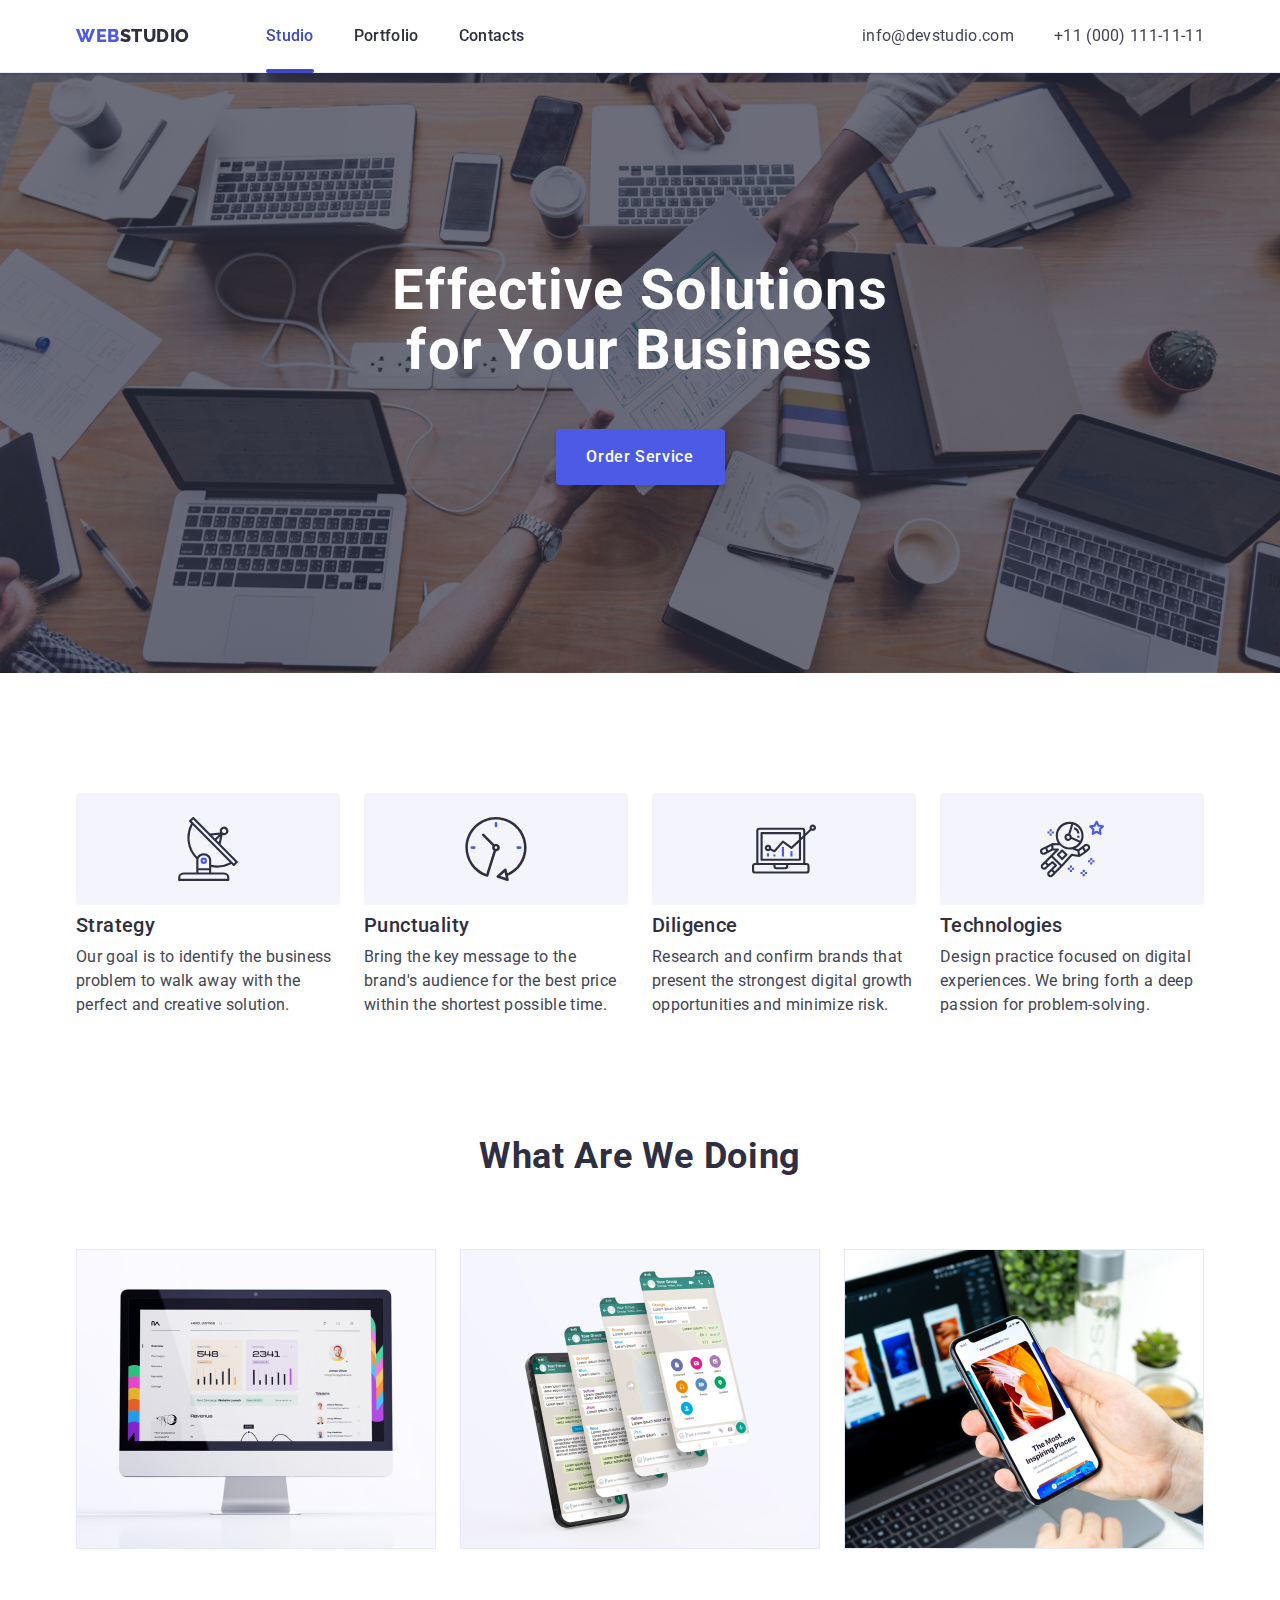
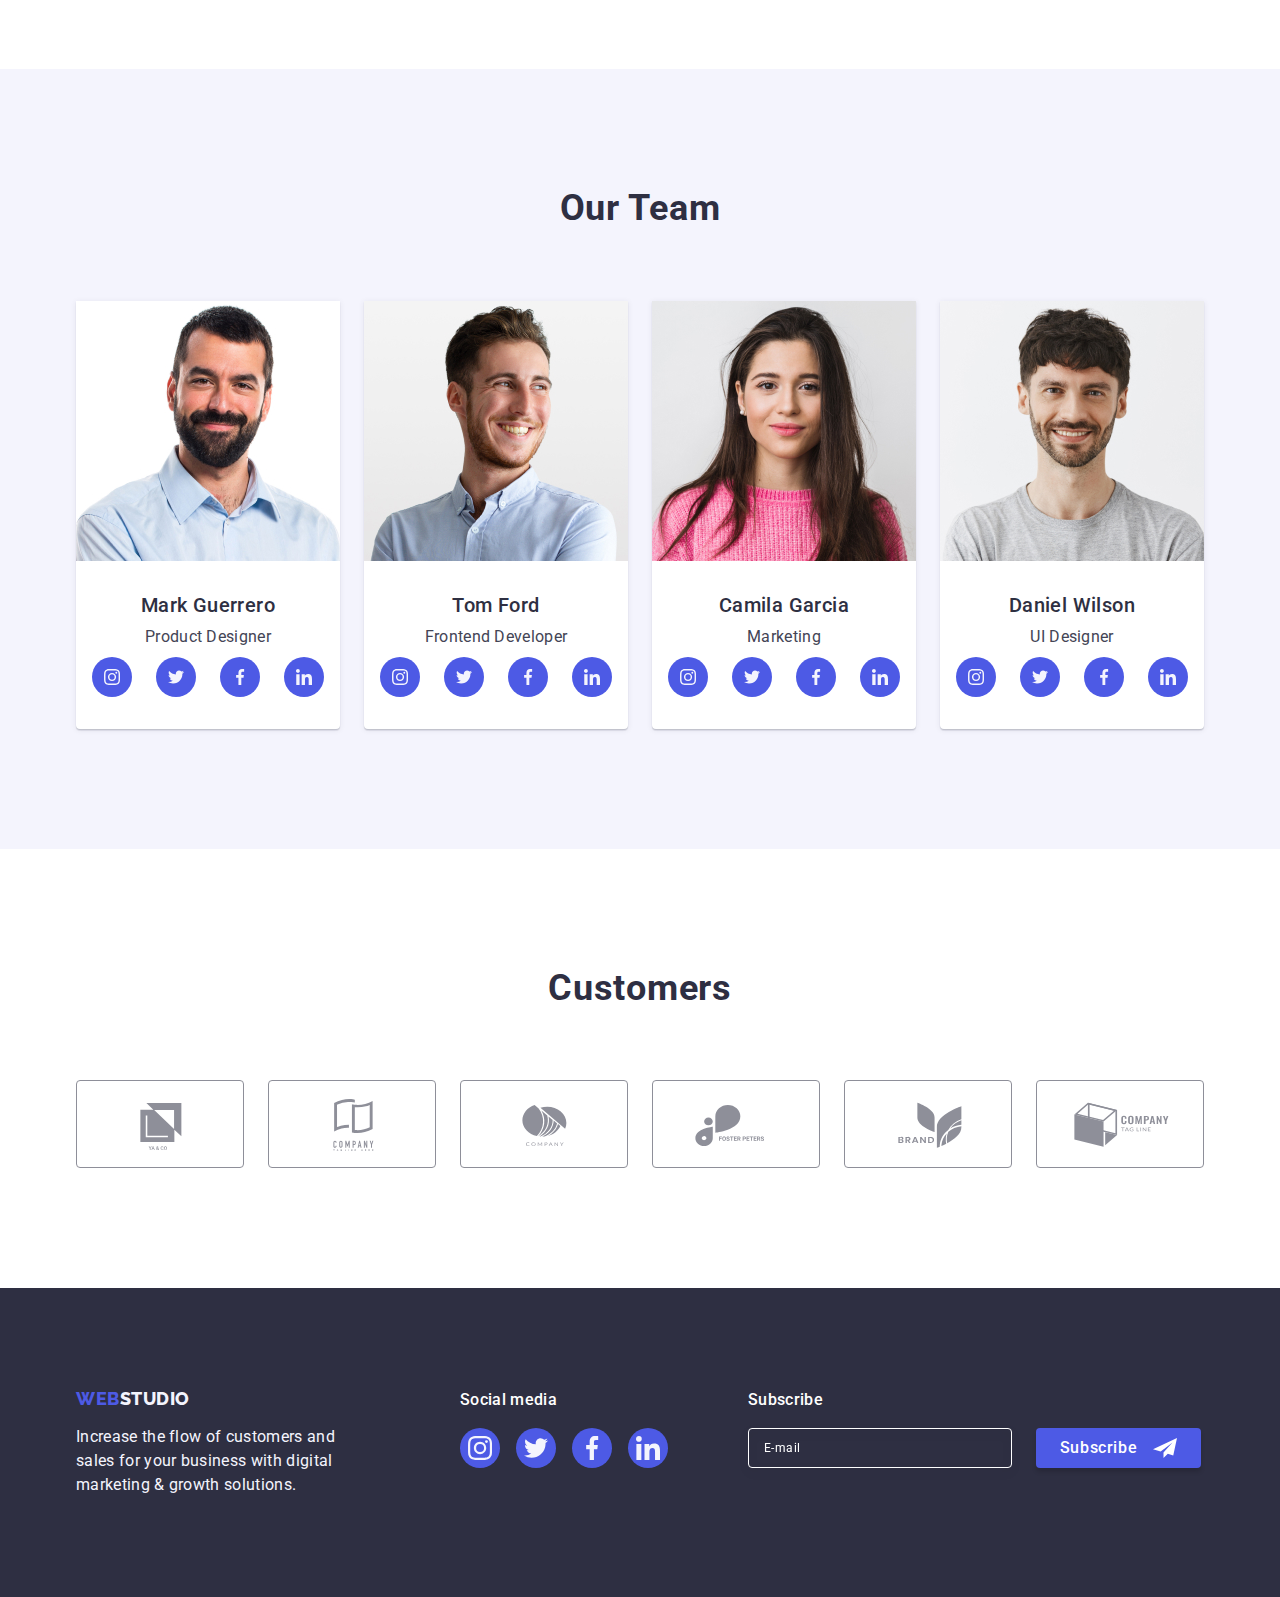
<file: index.html>
<!DOCTYPE html>
<html lang="en">
  <head>
    <meta charset="UTF-8" />
    <meta http-equiv="X-UA-Compatible" content="IE=edge" />
    <meta name="viewport" content="width=device-width, initial-scale=1.0" />
    <!--Fonts-stules-->
    <link rel="preconnect" href="https://fonts.googleapis.com" />
    <link rel="preconnect" href="https://fonts.gstatic.com" crossorigin />
    <link
      href="https://fonts.googleapis.com/css2?family=Raleway:wght@800&family=Roboto:wght@400;500;700;900&display=swap"
      rel="stylesheet"
    />
    <!--Custom-styles-->
    <link rel="stylesheet" href="./css/modern-normalize.min.css" />
    <link rel="stylesheet" href="./css/styles.css" />
    <title>WebStudio</title>
  </head>

  <body>
    <!-- header -->
    <header class="header">
      <div class="header-div container">
        <nav class="header-nav">
          <a class="header-loga link" href="./index.html"
            >Web<span class="loga">Studio</span></a
          >
          <ul class="header-nav-list list">
            <li class="header-nav-item">
              <a class="heqder-link active text link" href="./index.html"
                >Studio</a
              >
            </li>
            <li class="header-nav-item">
              <a class="heqder-link text link" href="./portfolio.html"
                >Portfolio</a
              >
            </li>
            <li class="header-nav-item">
              <a class="heqder-link text link" href="">Contacts</a>
            </li>
          </ul>
        </nav>
        <address class="header-address">
          <ul class="header-address-list list">
            <li class="header-contact-mail">
              <a
                class="header-contact-link small link"
                href="mailto:info@devstudio.com"
                >info@devstudio.com</a
              >
            </li>
            <li class="header-contact-tel">
              <a class="header-contact-link small link" href="tel:+110001111111"
                >+11 (000) 111-11-11</a
              >
            </li>
          </ul>
        </address>
      </div>
    </header>

    <!-- main-->
    <main>
      <!-- hero image-->
      <section class="section-hero-image">
        <div class="div-hero container">
          <h1 class="hero-imege-title title">
            Effective Solutions for Your Business
          </h1>
          <button class="imege-button" type="button" data-modal-open>
            Order Service
          </button>
        </div>
      </section>
      <!-- section 1-->
      <section class="section-advantage">
        <div class="div-advantage container">
          <h2 class="subject visually-hidden">Our advantage</h2>
          <ul class="advantage-list list">
            <li class="advantage-item">
              <div class="section-advantage-icon">
                <svg class="advantage-icon" width="64" height="64">
                  <use href="./images/icons.svg#icon-antenna"></use>
                </svg>
              </div>
              <h3 class="advantage-title heading">Strategy</h3>
              <p class="advantage-text small">
                Our goal is to identify the business problem to walk away with
                the perfect and creative solution.
              </p>
            </li>
            <li class="advantage-item">
              <div class="section-advantage-icon">
                <svg class="advantage-icon" width="64" height="64">
                  <use href="./images/icons.svg#icon-clock"></use>
                </svg>
              </div>
              <h3 class="advantage-title heading">Punctuality</h3>
              <p class="advantage-text small">
                Bring the key message to the brand's audience for the best price
                within the shortest possible time.
              </p>
            </li>
            <li class="advantage-item">
              <div class="section-advantage-icon">
                <svg class="advantage-icon" width="64" height="64">
                  <use href="./images/icons.svg#icon-diagram"></use>
                </svg>
              </div>
              <h3 class="advantage-title heading">Diligence</h3>
              <p class="advantage-text small">
                Research and confirm brands that present the strongest digital
                growth opportunities and minimize risk.
              </p>
            </li>
            <li class="advantage-item">
              <div class="section-advantage-icon">
                <svg class="advantage-icon" width="64" height="64">
                  <use href="./images/icons.svg#icon-astronaut"></use>
                </svg>
              </div>
              <h3 class="advantage-title heading">Technologies</h3>
              <p class="advantage-text small">
                Design practice focused on digital experiences. We bring forth a
                deep passion for problem-solving.
              </p>
            </li>
          </ul>
        </div>
      </section>

      <!-- section 2 product-->
      <section class="section-product">
        <div class="div-product container">
          <h2 class="product-title subject">What are we doing</h2>
          <ul class="product-list list">
            <li class="product-item">
              <img
                class="product-item-img"
                src="./images/section2/Rectangle1.jpg"
                alt="the computer on which the site is displayed."
                width="360"
                height="300"
              />
            </li>
            <li class="product-item">
              <img
                class="product-item-img"
                src="./images/section2/Rectangle2.jpg"
                alt="open application on the mobile phone."
                width="360"
                height="300"
              />
            </li>
            <li class="product-item">
              <img
                class="product-item-img"
                src="./images/section2/Rectangle3.jpg"
                alt="the program is open on the mobile phone and computer."
                width="360"
                height="300"
              />
            </li>
          </ul>
        </div>
      </section>
      <!-- section 3 team-->
      <section class="section-team">
        <div class="div-team container">
          <h2 class="team-title subject">Our Team</h2>
          <ul class="team-list list">
            <li class="team-item">
              <img
                class="team-item-img"
                src="./images/section3/img1j.jpg"
                alt="a man with dark hair and a beard."
                width="264"
                height="260"
              />
              <div class="div-team-item">
                <h3 class="team-item-title heading">Mark Guerrero</h3>
                <p class="team-item-text small">Product Designer</p>
                <ul class="team-media-list list">
                  <li class="team-media-item">
                    <a
                      class="social-link link"
                      href=""
                      target="_blank"
                      rel="noopener noreferrer"
                      aria-label="Instagram icon"
                    >
                      <svg class="social-icon" width="16" height="16">
                        <use href="./images/icons.svg#icon-instagram"></use>
                      </svg>
                    </a>
                  </li>
                  <li class="team-media-item">
                    <a
                      class="social-link link"
                      href=""
                      target="_blank"
                      rel="noopener noreferrer"
                      aria-label="Twitter icon"
                    >
                      <svg class="social-icon" width="16" height="16">
                        <use href="./images/icons.svg#icon-twitter"></use>
                      </svg>
                    </a>
                  </li>
                  <li class="team-media-item">
                    <a
                      class="social-link link"
                      href=""
                      target="_blank"
                      rel="noopener noreferrer"
                      aria-label="Facebook icon"
                    >
                      <svg class="social-icon" width="16" height="16">
                        <use href="./images/icons.svg#icon-facebook"></use>
                      </svg>
                    </a>
                  </li>
                  <li class="team-media-item">
                    <a
                      class="social-link link"
                      href=""
                      target="_blank"
                      rel="noopener noreferrer"
                      aria-label="linkedin icon"
                    >
                      <svg class="social-icon" width="16" height="16">
                        <use href="./images/icons.svg#icon-linkedin"></use>
                      </svg>
                    </a>
                  </li>
                </ul>
              </div>
            </li>
            <li class="team-item">
              <img
                class="team-item-img"
                src="./images/section3/img2j.jpg"
                alt="a man with blond hair and a sincere smile."
                width="264"
                height="260"
              />
              <div class="div-team-item">
                <h3 class="team-item-title heading">Tom Ford</h3>
                <p class="team-item-text small">Frontend Developer</p>
                <ul class="team-media-list list">
                  <li class="team-media-item">
                    <a
                      class="social-link link"
                      href=""
                      target="_blank"
                      rel="noopener noreferrer"
                      aria-label="Instagram icon"
                    >
                      <svg class="social-icon" width="16" height="16">
                        <use href="./images/icons.svg#icon-instagram"></use>
                      </svg>
                    </a>
                  </li>
                  <li class="team-media-item">
                    <a
                      class="social-link link"
                      href=""
                      target="_blank"
                      rel="noopener noreferrer"
                      aria-label="Twitter icon"
                    >
                      <svg class="social-icon" width="16" height="16">
                        <use href="./images/icons.svg#icon-twitter"></use>
                      </svg>
                    </a>
                  </li>
                  <li class="team-media-item">
                    <a
                      class="social-link link"
                      href=""
                      target="_blank"
                      rel="noopener noreferrer"
                      aria-label="Facebook icon"
                    >
                      <svg class="social-icon" width="16" height="16">
                        <use href="./images/icons.svg#icon-facebook"></use>
                      </svg>
                    </a>
                  </li>
                  <li class="team-media-item">
                    <a
                      class="social-link link"
                      href=""
                      target="_blank"
                      rel="noopener noreferrer"
                      aria-label="linkedin icon"
                    >
                      <svg class="social-icon" width="16" height="16">
                        <use href="./images/icons.svg#icon-linkedin"></use>
                      </svg>
                    </a>
                  </li>
                </ul>
              </div>
            </li>
            <li class="team-item">
              <img
                class="team-item-img"
                src="./images/section3/img3j.jpg"
                alt="woman with dark long hair."
                width="264"
                height="260"
              />
              <div class="div-team-item">
                <h3 class="team-item-title heading">Camila Garcia</h3>
                <p class="team-item-text small">Marketing</p>
                <ul class="team-media-list list">
                  <li class="team-media-item">
                    <a
                      class="social-link link"
                      href=""
                      target="_blank"
                      rel="noopener noreferrer"
                      aria-label="Instagram icon"
                    >
                      <svg class="social-icon" width="16" height="16">
                        <use href="./images/icons.svg#icon-instagram"></use>
                      </svg>
                    </a>
                  </li>
                  <li class="team-media-item">
                    <a
                      class="social-link link"
                      href=""
                      target="_blank"
                      rel="noopener noreferrer"
                      aria-label="Twitter icon"
                    >
                      <svg class="social-icon" width="16" height="16">
                        <use href="./images/icons.svg#icon-twitter"></use>
                      </svg>
                    </a>
                  </li>
                  <li class="team-media-item">
                    <a
                      class="social-link link"
                      href=""
                      target="_blank"
                      rel="noopener noreferrer"
                      aria-label="Facebook icon"
                    >
                      <svg class="social-icon" width="16" height="16">
                        <use href="./images/icons.svg#icon-facebook"></use>
                      </svg>
                    </a>
                  </li>
                  <li class="team-media-item">
                    <a
                      class="social-link link"
                      href=""
                      target="_blank"
                      rel="noopener noreferrer"
                      aria-label="linkedin icon"
                    >
                      <svg class="social-icon" width="16" height="16">
                        <use href="./images/icons.svg#icon-linkedin"></use>
                      </svg>
                    </a>
                  </li>
                </ul>
              </div>
            </li>
            <li class="team-item">
              <img
                class="team-item-img"
                src="./images/section3/img4j.jpg"
                alt="a man with dark hair in a t-shirt who is smiling."
                width="264"
                height="260"
              />
              <div class="div-team-item">
                <h3 class="team-item-title heading">Daniel Wilson</h3>
                <p class="team-item-text small">UI Designer</p>
                <ul class="team-media-list list">
                  <li class="team-media-item">
                    <a
                      class="social-link link"
                      href=""
                      target="_blank"
                      rel="noopener noreferrer"
                      aria-label="Instagram icon"
                    >
                      <svg class="social-icon" width="16" height="16">
                        <use href="./images/icons.svg#icon-instagram"></use>
                      </svg>
                    </a>
                  </li>
                  <li class="team-media-item">
                    <a
                      class="social-link link"
                      href=""
                      target="_blank"
                      rel="noopener noreferrer"
                      aria-label="Twitter icon"
                    >
                      <svg class="social-icon" width="16" height="16">
                        <use href="./images/icons.svg#icon-twitter"></use>
                      </svg>
                    </a>
                  </li>
                  <li class="team-media-item">
                    <a
                      class="social-link link"
                      href=""
                      target="_blank"
                      rel="noopener noreferrer"
                      aria-label="Facebook icon"
                    >
                      <svg class="social-icon" width="16" height="16">
                        <use href="./images/icons.svg#icon-facebook"></use>
                      </svg>
                    </a>
                  </li>
                  <li class="team-media-item">
                    <a
                      class="social-link link"
                      href=""
                      target="_blank"
                      rel="noopener noreferrer"
                      aria-label="linkedin icon"
                    >
                      <svg class="social-icon" width="16" height="16">
                        <use href="./images/icons.svg#icon-linkedin"></use>
                      </svg>
                    </a>
                  </li>
                </ul>
              </div>
            </li>
          </ul>
        </div>
      </section>
      <!-- section 4 customers-->
      <section class="customers">
        <div class="container">
          <h2 class="container-title subject">Customers</h2>
          <ul class="customers-list list">
            <li class="customers-item">
              <a
                class="customers-socials-link link"
                href=""
                target="_blank"
                rel="noopener noreferrer"
                aria-label="YA and CO"
              >
                <svg class="customers-icon" width="104" height="56">
                  <use href="./images/icons.svg#icon-Logo"></use>
                </svg>
              </a>
            </li>
            <li class="customers-item">
              <a
                class="customers-socials-link link"
                href=""
                target="_blank"
                rel="noopener noreferrer"
                aria-label="Company Tagline Here"
              >
                <svg class="customers-icon" width="104" height="56">
                  <use href="./images/icons.svg#icon-Logo-1"></use>
                </svg>
              </a>
            </li>
            <li class="customers-item">
              <a
                class="customers-socials-link link"
                href=""
                target="_blank"
                rel="noopener noreferrer"
                aria-label="Company"
              >
                <svg class="customers-icon" width="104" height="56">
                  <use href="./images/icons.svg#icon-Logo-2"></use>
                </svg>
              </a>
            </li>
            <li class="customers-item">
              <a
                class="customers-socials-link link"
                href=""
                target="_blank"
                rel="noopener noreferrer"
                aria-label="Foster Peters"
              >
                <svg class="customers-icon" width="104" height="56">
                  <use href="./images/icons.svg#icon-Logo-3"></use>
                </svg>
              </a>
            </li>
            <li class="customers-item">
              <a
                class="customers-socials-link link"
                href=""
                target="_blank"
                rel="noopener noreferrer"
                aria-label="Brand"
              >
                <svg class="customers-icon" width="104" height="56">
                  <use href="./images/icons.svg#icon-Logo-4"></use>
                </svg>
              </a>
            </li>
            <li class="customers-item">
              <a
                class="customers-socials-link link"
                href=""
                target="_blank"
                rel="noopener noreferrer"
                aria-label="Company Tag Line"
              >
                <svg class="customers-icon" width="104" height="56">
                  <use href="./images/icons.svg#icon-Logo-5"></use>
                </svg>
              </a>
            </li>
          </ul>
        </div>
      </section>
    </main>

    <!--footer-->
    <footer class="footer">
      <div class="div-footer container">
        <div class="div-footer-logo">
          <a class="footer-loga link" href="./index.html"
            >Web<span class="loga-footer">Studio</span></a
          >
          <p class="footer-text">
            Increase the flow of customers and sales for your business with
            digital marketing & growth solutions.
          </p>
        </div>
        <div class="div-media">
          <p class="footer-media">Social media</p>
          <ul class="footer-media-list list">
            <li class="footer-media-item">
              <a
                class="footer-social-link link"
                href=""
                target="_blank"
                rel="noopener noreferrer"
                aria-label="Instagram icon"
              >
                <svg class="footer-social-icon" width="24" height="24">
                  <use href="./images/icons.svg#icon-instagram24"></use>
                </svg>
              </a>
            </li>
            <li class="footer-media-item">
              <a
                class="footer-social-link link"
                href=""
                target="_blank"
                rel="noopener noreferrer"
                aria-label="Twitter icon"
              >
                <svg class="footer-social-icon" width="24" height="24">
                  <use href="./images/icons.svg#icon-twitter24"></use>
                </svg>
              </a>
            </li>
            <li class="footer-media-item">
              <a
                class="footer-social-link link"
                href=""
                target="_blank"
                rel="noopener noreferrer"
                aria-label="Facebook icon"
              >
                <svg class="footer-social-icon" width="24" height="24">
                  <use href="./images/icons.svg#icon-facebook24"></use>
                </svg>
              </a>
            </li>
            <li class="footer-media-item">
              <a
                class="footer-social-link link"
                href=""
                target="_blank"
                rel="noopener noreferrer"
                aria-label="Linkedin icon"
              >
                <svg class="footer-social-icon" width="24" height="24">
                  <use href="./images/icons.svg#icon-linkedin24"></use>
                </svg>
              </a>
            </li>
          </ul>
        </div>
        <div class="div-subscribe">
          <p class="footer-subscribe">Subscribe</p>
          <form class="form-fotter" name="footer-email">
            <label class="footer-label" for="foter-email">
              <input
                class="input-footer"
                type="text"
                name="foter-email"
                id="foter-email"
              />
              <span class="span-input-footer">E-mail</span>
            </label>

            <button class="footer-botton" type="submit">
              Subscribe
              <svg class="footer-botton-svg" width="24" height="24">
                <use href="./images/icons.svg#icon-Frame"></use>
              </svg>
            </button>
          </form>
        </div>
      </div>
    </footer>
    <!--Modal widow-->
    <div class="backdrop is-hidden" data-modal>
      <div class="modal">
        <button class="modal-close-bth" type="button" data-modal-close>
          <svg class="modal-close-icon" width="8" height="8">
            <use href="./images/icons.svg#icon-close-black"></use>
          </svg>
        </button>

        <strong class="modal-text">
          Leave your contacts and we will call you back
        </strong>
        <form name="modal-form">
          <label class="modal-label" for="modal-neme">Name
            
          </label>
          <div class="div-input-modal">
            <input
              class="input-modal"
              type="text"
              name="modal-neme"
              id="modal-neme"
              style="width: 100%; height: 40px"
            />
            <svg class="modal-input-icons" width="18" height="24">
              <use href="./images/icons.svg#icon-person-black"></use>
            </svg>
          </div>
          <label class="modal-label" for="modal-phone">Phone</label>
          <div class="div-input-modal">
            <input
              class="input-modal"
              type="text"
              name="modal-phone"
              id="modal-phone"
              style="width: 100%; height: 40px"
            />
            <svg class="modal-input-icons" width="18" height="24">
              <use href="./images/icons.svg#icon-phone-black"></use>
            </svg>
          </div>
          <label class="modal-label" for="modal-email">Email</label>
          <div class="div-input-modal">
            <input
              class="input-modal"
              type="text"
              name="modal-email"
              id="modal-email"
              style="width: 100%; height: 40px"
            />
            <svg class="modal-input-icons" width="18" height="24">
              <use href="./images/icons.svg#icon-email-black"></use>
            </svg>
          </div>

          <label class="modal-label" for="modal-comment">Comment</label>
          
            <textarea
              class="modal-textarea"
              name="modal-comment"
              id="modal-comment"
              rows="6"
              placeholder="Text input"
              style="width: 100%; height: 120px"
            ></textarea>
          
          <div>
            <label class="modal-label-checkbox" for="modal-checkbox">
              <input
                class="modal-checkbox-input"
                type="checkbox"
                name="modal-checkbox"
                id="modal-checkbox"
                value="css"
              />
              <span class="icon-checkbox"></span>
              I accept the terms and conditions of the
              <a class="checkbox-link" href="">Privacy Policy</a>
            </label>
          </div>

          <button class="modal-botton" type="submit">Send</button>
        </form>
      </div>
    </div>
    <script src="./js/modal.js"></script>
  </body>
</html>
</file>
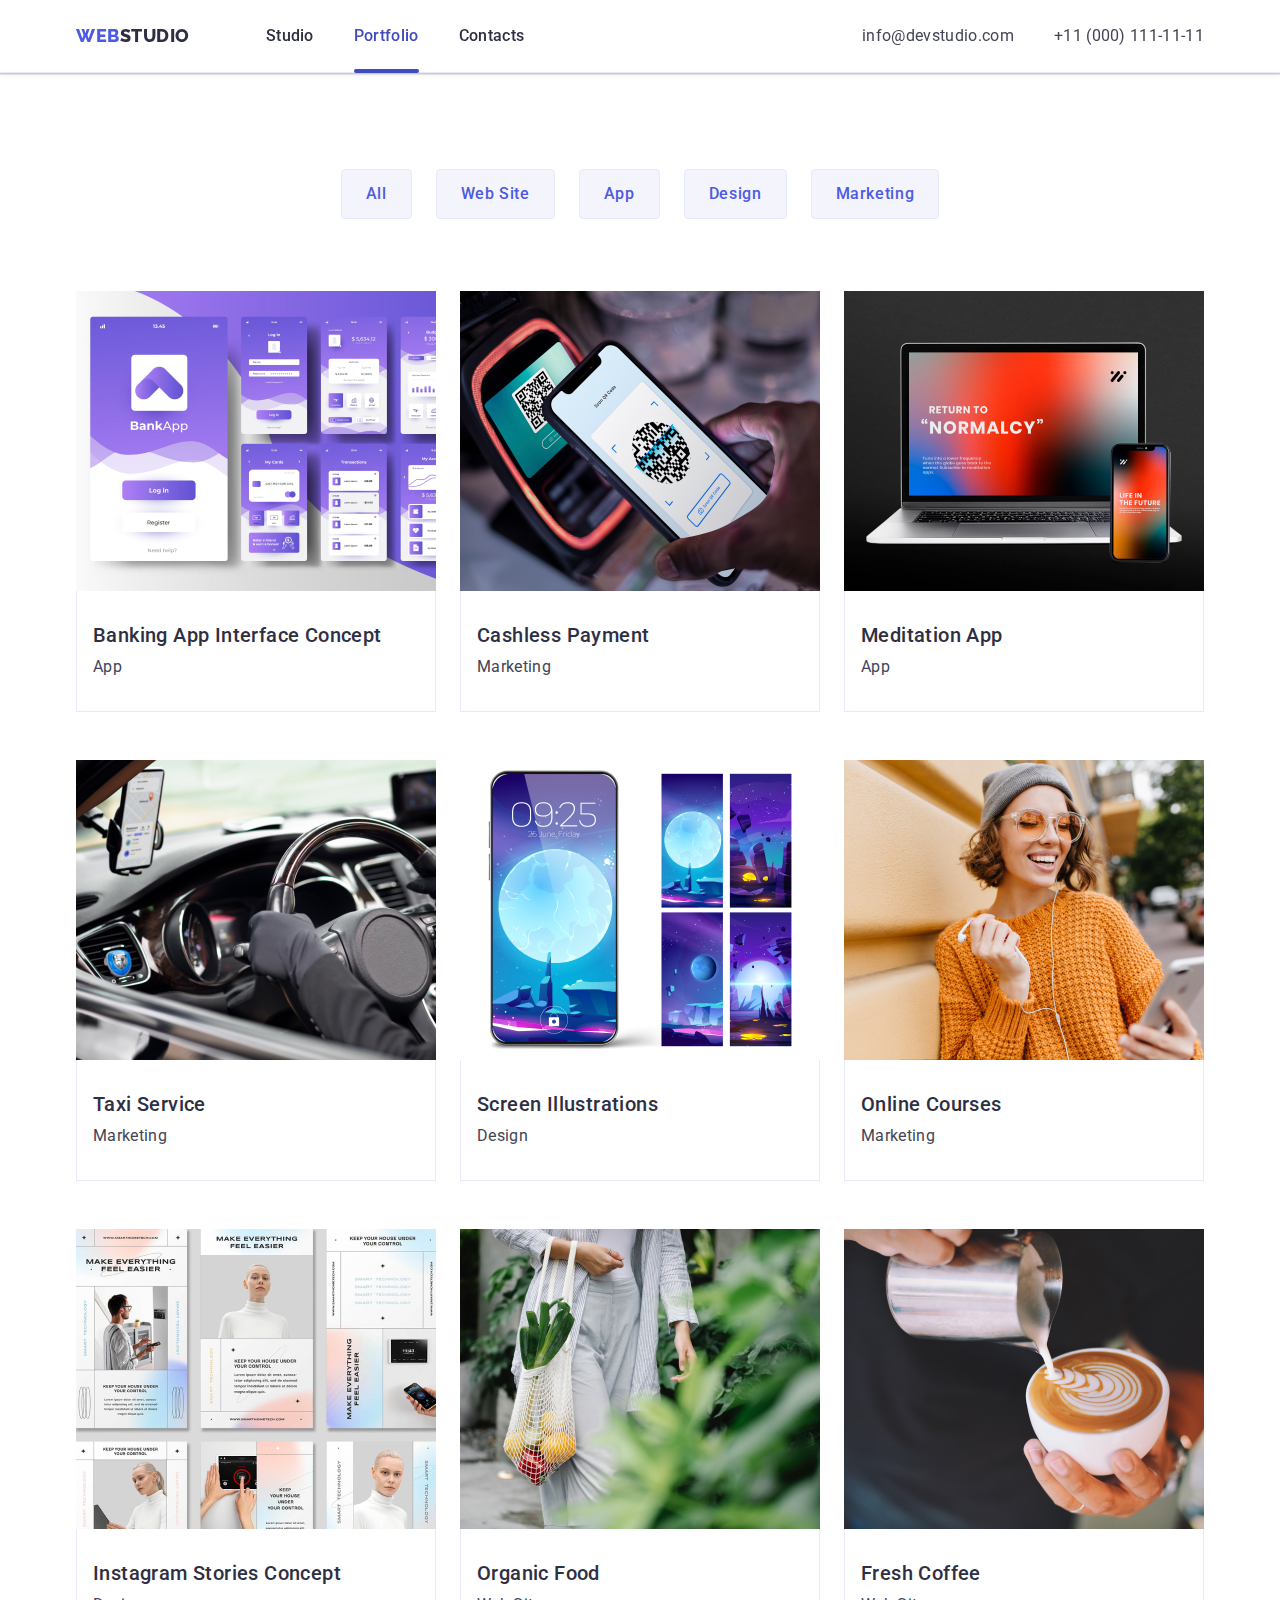
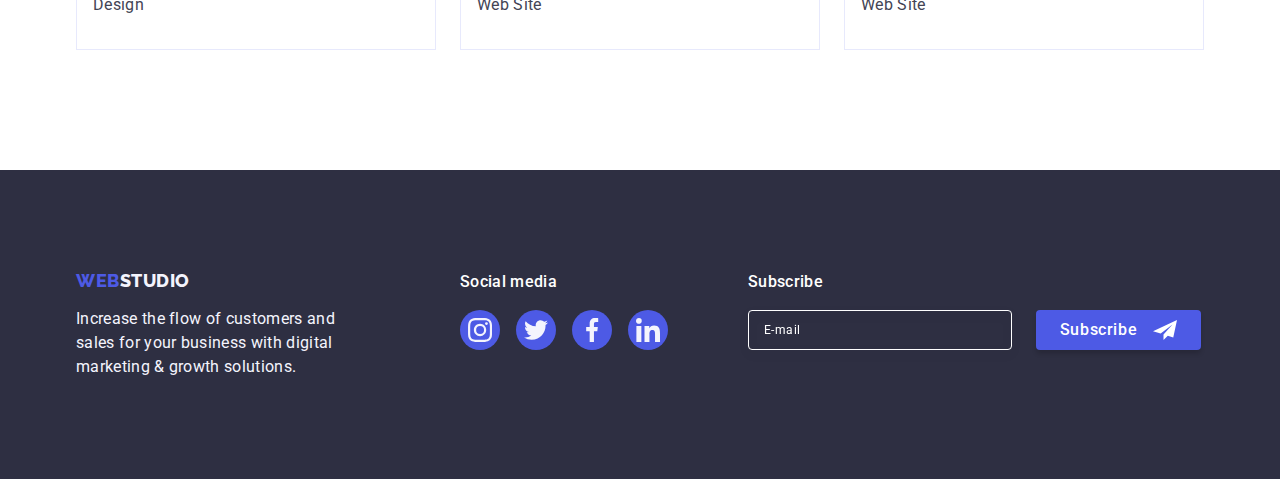
<file: portfolio.html>
<!DOCTYPE html>
<html lang="en">
  <head>
    <!--Fonts-stules-->
    <link rel="preconnect" href="https://fonts.googleapis.com" />
    <link rel="preconnect" href="https://fonts.gstatic.com" crossorigin />
    <link
      href="https://fonts.googleapis.com/css2?family=Raleway:wght@800&family=Roboto:wght@400;500;700;900&display=swap"
      rel="stylesheet"
    />
    <!--Custom-styles-->
    <link rel="stylesheet" href="./css/modern-normalize.min.css" />
    <link rel="stylesheet" href="./css/styles.css" />
    <title>portfolio</title>
  </head>

  <body>
    <!-- header -->
    <header class="header">
      <div class="header-div container">
        <nav class="header-nav">
          <a class="header-loga link" href="./index.html"
            >Web<span class="loga">Studio</span></a
          >
          <ul class="header-nav-list list">
            <li class="header-nav-item">
              <a class="heqder-link text link" href="./index.html">Studio</a>
            </li>
            <li class="header-nav-item">
              <a class="heqder-link active text link" href="./portfolio.html"
                >Portfolio</a
              >
            </li>
            <li class="header-nav-item">
              <a class="heqder-link text link" href="">Contacts</a>
            </li>
          </ul>
        </nav>
        <address class="header-address">
          <ul class="header-address-list list">
            <li class="header-contact-mail">
              <a
                class="header-contact-link small link"
                href="mailto:info@devstudio.com"
                >info@devstudio.com</a
              >
            </li>
            <li class="header-contact-tel">
              <a class="header-contact-link small link" href="tel:+110001111111"
                >+11 (000) 111-11-11</a
              >
            </li>
          </ul>
        </address>
      </div>
    </header>

    <!-- main-->
    <main>
      <section class="section-portfolio">
        <div class="div-section container">
          <!--button-filters-->
          <h1 class="visually-hidden">filters</h1>
          <ul class="button-filters list">
            <li class="button-item">
              <button class="button" type="button">All</button>
            </li>
            <li class="button-item">
              <button class="button" type="button">Web Site</button>
            </li>
            <li class="button-item">
              <button class="button" type="button">App</button>
            </li>
            <li class="button-item">
              <button class="button" type="button">Design</button>
            </li>
            <li class="button-item">
              <button class="button" type="button">Marketing</button>
            </li>
          </ul>
          <!--project-card-->
          <ul class="project-list list">
            <li class="project-item">
              <a class="project-link link" href="./index.html">
                <div class="project-thumb">
                  <img
                    src="./images/portfolio/row1/banking.jpg"
                    alt="Banking App"
                    width="360"
                    height="300"
                  />
                  <p class="overlay-text small overlay">
                    14 Stylish and User-Friendly App Design Concepts · Task
                    Manager App · Calorie Tracker App · Exotic Fruit Ecommerce
                    App · Cloud Storage App
                  </p>
                </div>

                <div class="div-project">
                  <h2 class="project-title heading">
                    Banking App Interface Concept
                  </h2>
                  <p class="progekt-text small">App</p>
                </div>
              </a>
            </li>
            <li class="project-item">
              <a class="project-link link" href="./index.html">
                <div class="project-thumb">
                  <img
                    src="./images/portfolio/row1/cashless.jpg"
                    alt="payment by phone"
                    width="360"
                    height="300"
                  />

                  <p class="overlay-text small overlay">
                    14 Stylish and User-Friendly App Design Concepts · Task
                    Manager App · Calorie Tracker App · Exotic Fruit Ecommerce
                    App · Cloud Storage App
                  </p>
                </div>

                <div class="div-project">
                  <h2 class="project-title heading">Cashless Payment</h2>
                  <p class="progekt-text small">Marketing</p>
                </div>
              </a>
            </li>
            <li class="project-item">
              <a class="project-link link" href="./index.html">
                <div class="project-thumb">
                  <img
                    src="./images/portfolio/row1/maditation.jpg"
                    alt="the application is shown on the computer and mobile phone"
                    width="360"
                    height="300"
                  />

                  <p class="overlay-text small overlay">
                    14 Stylish and User-Friendly App Design Concepts · Task
                    Manager App · Calorie Tracker App · Exotic Fruit Ecommerce
                    App · Cloud Storage App
                  </p>
                </div>
                <div class="div-project">
                  <h2 class="project-title heading">Meditation App</h2>
                  <p class="progekt-text small">App</p>
                </div>
              </a>
            </li>
            <li class="project-item">
              <a class="project-link link" href="./index.html">
                <div class="project-thumb">
                  <img
                    src="./images/portfolio/row2/taxi.jpg"
                    alt="car steering wheel"
                    width="360"
                    height="300"
                  />

                  <p class="overlay-text small overlay">
                    14 Stylish and User-Friendly App Design Concepts · Task
                    Manager App · Calorie Tracker App · Exotic Fruit Ecommerce
                    App · Cloud Storage App
                  </p>
                </div>

                <div class="div-project">
                  <h2 class="project-title heading">Taxi Service</h2>
                  <p class="progekt-text small">Marketing</p>
                </div>
              </a>
            </li>
            <li class="project-item">
              <a class="project-link link" href="./index.html">
                <div class="project-thumb">
                  <img
                    src="./images/portfolio/row2/screen.jpg"
                    alt="rocks on the background of the echo"
                    width="360"
                    height="300"
                  />

                  <p class="overlay-text small overlay">
                    14 Stylish and User-Friendly App Design Concepts · Task
                    Manager App · Calorie Tracker App · Exotic Fruit Ecommerce
                    App · Cloud Storage App
                  </p>
                </div>

                <div class="div-project">
                  <h2 class="project-title heading">Screen Illustrations</h2>
                  <p class="progekt-text small">Design</p>
                </div>
              </a>
            </li>
            <li class="project-item">
              <a class="project-link link" href="./index.html">
                <div class="project-thumb">
                  <img
                    src="./images/portfolio/row2/online.jpg"
                    alt="smiling girl holding a phone in her hand"
                    width="360"
                    height="300"
                  />

                  <p class="overlay-text small overlay">
                    14 Stylish and User-Friendly App Design Concepts · Task
                    Manager App · Calorie Tracker App · Exotic Fruit Ecommerce
                    App · Cloud Storage App
                  </p>
                </div>

                <div class="div-project">
                  <h2 class="project-title heading">Online Courses</h2>
                  <p class="progekt-text small">Marketing</p>
                </div>
              </a>
            </li>
            <li class="project-item">
              <a class="project-link link" href="./index.html">
                <div class="project-thumb">
                  <img
                    src="./images/portfolio/row3/instagram.jpg"
                    alt="Instagram Stories"
                    width="360"
                    height="300"
                  />

                  <p class="overlay-text small overlay">
                    14 Stylish and User-Friendly App Design Concepts · Task
                    Manager App · Calorie Tracker App · Exotic Fruit Ecommerce
                    App · Cloud Storage App
                  </p>
                </div>

                <div class="div-project">
                  <h2 class="project-title heading">
                    Instagram Stories Concept
                  </h2>
                  <p class="progekt-text small">Design</p>
                </div>
              </a>
            </li>
            <li class="project-item">
              <a class="project-link link" href="./index.html">
                <div class="project-thumb">
                  <img
                    src="./images/portfolio/row3/organic.jpg"
                    alt="a person carries fruits and vegetables"
                    width="360"
                    height="300"
                  />

                  <p class="overlay-text small overlay">
                    14 Stylish and User-Friendly App Design Concepts · Task
                    Manager App · Calorie Tracker App · Exotic Fruit Ecommerce
                    App · Cloud Storage App
                  </p>
                </div>

                <div class="div-project">
                  <h2 class="project-title heading">Organic Food</h2>
                  <p class="progekt-text small">Web Site</p>
                </div>
              </a>
            </li>
            <li class="project-item">
              <a class="project-link link" href="./index.html">
                <div class="project-thumb">
                  <img
                    src="./images/portfolio/row3/coffee.jpg"
                    alt="a cup of coffee"
                    width="360"
                    height="300"
                  />

                  <p class="overlay-text small overlay">
                    14 Stylish and User-Friendly App Design Concepts · Task
                    Manager App · Calorie Tracker App · Exotic Fruit Ecommerce
                    App · Cloud Storage App
                  </p>
                </div>

                <div class="div-project">
                  <h2 class="project-title heading">Fresh Coffee</h2>
                  <p class="progekt-text small">Web Site</p>
                </div>
              </a>
            </li>
          </ul>
        </div>
      </section>
    </main>
    <!--footer-->
    <footer class="footer">
      <div class="div-footer container">
        <div class="div-footer-logo">
          <a class="footer-loga link" href="./index.html"
            >Web<span class="loga-footer">Studio</span></a
          >
          <p class="footer-text">
            Increase the flow of customers and sales for your business with
            digital marketing & growth solutions.
          </p>
        </div>
        <div class="div-media">
          <p class="footer-media">Social media</p>
          <ul class="footer-media-list list">
            <li class="footer-media-item">
              <a
                class="footer-social-link link"
                href=""
                target="_blank"
                rel="noopener noreferrer"
                aria-label="Instagram icon"
              >
                <svg class="footer-social-icon" width="24" height="24">
                  <use href="./images/icons.svg#icon-instagram24"></use>
                </svg>
              </a>
            </li>
            <li class="footer-media-item">
              <a
                class="footer-social-link link"
                href=""
                target="_blank"
                rel="noopener noreferrer"
                aria-label="Twitter icon"
              >
                <svg class="footer-social-icon" width="24" height="24">
                  <use href="./images/icons.svg#icon-twitter24"></use>
                </svg>
              </a>
            </li>
            <li class="footer-media-item">
              <a
                class="footer-social-link link"
                href=""
                target="_blank"
                rel="noopener noreferrer"
                aria-label="Facebook icon"
              >
                <svg class="footer-social-icon" width="24" height="24">
                  <use href="./images/icons.svg#icon-facebook24"></use>
                </svg>
              </a>
            </li>
            <li class="footer-media-item">
              <a
                class="footer-social-link link"
                href=""
                target="_blank"
                rel="noopener noreferrer"
                aria-label="Linkedin icon"
              >
                <svg class="footer-social-icon" width="24" height="24">
                  <use href="./images/icons.svg#icon-linkedin24"></use>
                </svg>
              </a>
            </li>
          </ul>
        </div>
        <div class="div-subscribe">
          <p class="footer-subscribe">Subscribe</p>
          <form class="form-fotter" name="footer-email">
            <label class="footer-label" for="foter-email">
              <input
                class="input-footer"
                type="text"
                name="foter-email"
                id="foter-email"
              />
              <span class="span-input-footer">E-mail</span>
            </label>
            
              <button class="footer-botton" type="submit">Subscribe
                <svg class="footer-botton-svg" width="24" height="24">
                  <use href="./images/icons.svg#icon-Frame"></use>
                </svg>
              </button>
           
          </form>
          
        </div>
      </div>
    </footer>
  </body>
</html>
</file>
<file: css/styles.css>
body {
  font-family: Roboto, sans-serif;
  color: #434455;
  background-color: var(--color-white);
}
img {
  display: block;
}
h1,
h2,
h3,
h4,
h5,
h6,
p {
  margin: 0;
}

ul,
ol {
  padding: 0;
  margin: 0;
}
/*!!!!!!!!!!!!!!!!!!!!!!!!!!!!!!!!!!!!--------base styly--------!!!!!!!!!!!!!!!!!!!!!!!!!!!!!!!!!!!!!!!!!!!*/
/*h1*/
.title {
  font-size: 56px;
  font-weight: 700;

  line-height: 1.07;
  letter-spacing: 0.02em;
  text-align: center;
}
/*h2*/
.subject {
  font-size: 36px;
  font-weight: 700;

  line-height: 1.11;
  letter-spacing: 0.02em;
  text-transform: capitalize;
  text-align: center;
  color: var(--color-navy-blue);
}

/*h3*/
.heading {
  font-size: 20px;
  font-weight: 500;
  line-height: 1.2;
  letter-spacing: 0.02em;

  color: var(--color-grey);
}
/*p*/
.small {
  font-size: 16px;
  font-weight: 400;
  line-height: 1.5;
  letter-spacing: 0.02em;
  color: var(--color-slate);
}
.text {
  font-size: 16px;
  font-weight: 500;
  line-height: 1.5;
  letter-spacing: 0.02em;
  color: var(--color-slate);
}

.list {
  list-style-type: none;
}
.link {
  text-decoration: none;
}
.container {
  width: 1158px;
  margin: 0 auto;
  padding: 0 15px 0 15px;
}

.visually-hidden {
  position: absolute;
  width: 1px;
  height: 1px;
  margin: -1px;
  border: 0;
  padding: 0;
  white-space: nowrap;
  clip-path: inset(100%);
  clip: rect(0 0 0 0);
  overflow: hidden;
}
/*!!!!!!!!!!!!!!!!!!!!!!-----------------header styles-----------!!!!!!!!!!!!!!!!!!!!!!!!!!!!!!!!!!!!!!!!!*/

.header {
  position: sticky;
  top: 0;
  background: #ffffff;
  border-bottom: 1px solid #e7e9fc;
  box-shadow: 0px 2px 1px rgba(46, 47, 66, 0.08),
    0px 1px 1px rgba(46, 47, 66, 0.16), 0px 1px 6px rgba(46, 47, 66, 0.08);
}

.header-div {
  display: flex;
}

.header-nav {
  display: flex;
  align-items: center;
}
.header-loga {
  font-family: Raleway, sans-serif;
  font-weight: 800;
  font-size: 18px;
  line-height: 1.17;
  color: var(--color-iris);
  letter-spacing: 0.03em;
  text-transform: uppercase;

  margin-right: 76px;
}

.loga {
  color: var(--color-grey);
}
.header-nav-list {
  display: flex;
  gap: 40px;
}
.header-nav-list .heqder-link {
  color: var(--color-navy-blue);
  transition: color var(--anim-fast);
}
.header-nav-list .heqder-link:hover,
.header-nav-list .heqder-link:focus,
.header-nav-list .heqder-link:active {
  color: var(--color-ocean);
}
.heqder-link.active {
  color: var(--color-ocean);
}
.header-nav-item {
}
.heqder-link {
  display: inline-block;
  padding-top: 24px;
  padding-bottom: 24px;
  position: relative;
}
.heqder-link::after {
  content: "";

  position: absolute;
  bottom: -1px;
  left: 0;

  display: block;
  width: 100%;
  height: 4px;
  border-radius: 2px;
}
.heqder-link.active::after {
  background-color: var(--color-ocean);
}
.header-address {
  font-style: normal;
  display: flex;
  align-items: center;
  margin-left: auto;
}
.header-address-list {
  display: flex;
}

.header-contact-mail {
  margin-right: 40px;
}

.header-contact-tel {
  margin-right: 0;
}
.header-contact-link {
  transition: color var(--anim-fast);
}

.header-contact-link:hover,
.header-contact-link:focus {
  color: var(--color-ocean);
}

/*!!!!!!!!!!!!!!!!!!!!!----------------------hero-imege------------------!!!!!!!!!!!!!!!!!!!!!!!!!!!!1*/

.section-hero-image {
  max-width: 1440px;
  margin-left: auto;
  margin-right: auto;
  background: var(--color-navy-blue);
  padding: 188px 0 188px;
  background-image: linear-gradient(
      rgba(46, 47, 66, 0.7),
      rgba(46, 47, 66, 0.7)
    ),
    url(../images/background/people-office.jpg);
  background-repeat: no-repeat;
  background-position: center;
  background-size: cover;
}
.div-hero {
}
.hero-imege-title {
  color: var(--color-white);
  max-width: 496px;
  margin-left: auto;
  margin-right: auto;
}
.imege-button {
  font-family: "Roboto", sans-serif;
  font-weight: 500;
  font-size: 16px;
  line-height: 1.5;
  letter-spacing: 0.04em;
  cursor: pointer;
  color: var(--color-white);
  background-color: var(--color-iris);

  display: block;
  min-width: 169px;
  height: 56px;
  border: none;
  border-radius: 4px;
  margin-left: auto;
  margin-right: auto;
  margin-top: 48px;
  box-shadow: 0px 4px 4px rgba(0, 0, 0, 0.15);
  transition: background-color var(--anim-fast);
}
.imege-button:hover,
.imege-button:focus {
  background-color: var(--color-ocean);
}
.imege-button:active {
  background-color: var(--color-ocean);
}

/*!!!!!!!!!!!!!!!!!!!!--------------------section advantage-------------------!!!!!!!!!!!!!!!!!!!!!!!!!!!!*/

.section-advantage {
  padding-bottom: 120px;
  padding-top: 120px;
}

.advantage-list {
  display: flex;
  gap: 24px;
  padding-left: 0;
}

.advantage-item {
  width: calc((100% - 72px) / 4);
}
.section-advantage-icon {
  display: flex;
  align-items: center;
  justify-content: center;
  padding-bottom: 24px;
  padding-top: 24px;
  margin-bottom: 8px;
  border-radius: 4px;
  background-color: var(--color-cloud);
}
.advantage-icon {
}
.advantage-title {
  margin-bottom: 8px;
}

.advantage-text {
}

/*!!!!!!!!!!!!!!!!!!!!!!!!!!!!!!!!!!-----------------section product----------------!!!!!!!!!!!!!!!!!!!!!!!!!*/
.section-product {
  padding-bottom: 120px;
}
.div-product {
}
.product-title {
  margin-bottom: 72px;
}
.product-list {
  display: flex;
  gap: 24px;
  padding-left: 0;
}
.product-item {
  width: calc((100% - 48px) / 3);
}
.product-item-img {
}
/*!!!!!!!!!!!!!!!!!!!!!!!!!!!!!!!!!-------------------section team--------------------!!!!!!!!!!!!!!!!!!!!!!!*/
.section-team {
  background-color: var(--color-cloud);
  padding-bottom: 120px;
  padding-top: 120px;
}
.div-team {
}
.team-title {
  margin-bottom: 72px;
}
.team-list {
  display: flex;
  gap: 24px;
}
.team-item {
  background-color: var(--color-white);
  width: calc((100% - 72px) / 4);
  border-radius: 0px 0px 4px 4px;
  box-shadow: 0px 1px 6px rgba(46, 47, 66, 0.08),
    0px 1px 1px rgba(46, 47, 66, 0.16), 0px 2px 1px rgba(46, 47, 66, 0.08);
}
.div-team-item {
  padding: 32px 0px;
}
.team-item-img {
}
.team-item-title {
  text-align: center;
  margin-bottom: 8px;
}
.team-item-text {
  text-align: center;
  margin-bottom: 8px;
}
.team-media-list {
  display: flex;
  gap: 24px;
  justify-content: center;
}
.team-media-item {
  width: 40px;
  height: 40px;
}
.social-link {
  display: flex;
  align-items: center;
  justify-content: center;
  width: 100%;
  height: 100%;
  background-color: var(--color-iris);
  border-radius: 50%;
  transition: background-color var(--anim-fast);
}
.social-link:hover,
.social-link:focus {
  background-color: var(--color-ocean);
}
.social-icon {
  fill: var(--color-cloud);
}
/*!!!!!!!!!!!!!!!!!!!!!!!!!---------------------section 4 customers-------------------!!!!!!!!!!!!!!!*/
.customers {
  padding-bottom: 120px;
  padding-top: 120px;
}
.container-title {
  line-height: 1.1;
  margin-bottom: 72px;
}
.customers-list {
  display: flex;
  gap: 24px;
}
.customers-item {
  width: calc((100% - 120px) / 6);
  height: 88px;
}
.customers-socials-link {
  display: flex;
  align-items: center;
  justify-content: center;
  width: 100%;
  height: 100%;
  border: 1px solid #8e8f99;
  border-radius: 4px;
  color: var(--color-light-slate);
  transition: border-color var(--anim-fast), color var(--anim-fast);
}
.customers-icon {
  fill: currentColor;
}
.customers-socials-link:hover,
.customers-socials-link:focus {
  color: var(--color-ocean);
}
.customers-socials-link:hover,
.customers-socials-link:focus {
  border-color: var(--color-ocean);
}
/*!!!!!!!!!!!!!!!!!!!!!!!!----------------------------footer------------------!!!!!!!!!!!!!!!!!!!!!!!*/
.footer {
  background: var(--color-navy-blue);
  padding: 100px 0;
}
.div-footer {
  display: flex;
  align-items: baseline;
}
.div-footer-logo {
  margin-right: 120px;
}
.div-media {
  margin-right: 80px;
}
.footer-loga {
  font-family: Raleway, sans-serif;
  font-weight: 800;
  font-size: 18px;
  line-height: 1.17;
  color: var(--color-iris);
  letter-spacing: 0.03em;
  text-transform: uppercase;
  display: inline-block;
  margin-bottom: 16px;
}

.loga-footer {
  color: var(--color-cloud);
}
.footer-text {
  font-weight: 400;
  font-size: 16px;
  line-height: 1.5;
  letter-spacing: 0.02em;
  color: var(--color-cloud);
  max-width: 264px;
}
.footer-media {
  font-weight: 500;
  font-size: 16px;
  line-height: 1.5;
  letter-spacing: 0.02em;
  color: var(--color-white);
  margin-bottom: 16px;
}
.footer-media-list {
  display: flex;
  gap: 16px;
}
.footer-media-item {
  width: 40px;
  height: 40px;
}
.footer-social-link {
  display: flex;
  align-items: center;
  justify-content: center;
  width: 100%;
  height: 100%;
  background-color: var(--color-iris);
  border-radius: 50%;
  transition: background-color var(--anim-fast);
}
.footer-social-link:hover,
.footer-social-link:focus {
  background-color: var(--color-green);
}

.footer-social-icon {
  fill: var(--color-cloud);
}
.div-subscribe {
 
}
.footer-subscribe {
  font-weight: 500;
  font-size: 16px;
  line-height: 1.5;
  letter-spacing: 0.02em;
  color: var(--color-white);
  margin-bottom: 16px;
}
.form-fotter{
  display: flex;
  
}
.footer-label {
  display: inline-flex;
  justify-content: center;
  margin-right: 24px;
  position: relative;
}

.input-footer {
  display: block;
  width: 264px;
  height: 40px;
  padding: 8px 0 8px 16px;
  font-weight: 400;
  font-size: 12px;
  line-height: 2;
  color: var(--color-white);
  letter-spacing: 0.04em;
  background-color: transparent;

  border: 1px solid #ffffff;
  filter: drop-shadow(0px 4px 4px rgba(0, 0, 0, 0.15));
  border-radius: 4px;
}

.span-input-footer {
  display: flex;
  align-items: center;
  position: absolute;
  top: 50%;
  left: 16px;
  bottom: 50%;
  font-weight: 400;
  font-size: 12px;
  line-height: 2;
  color: var(--color-white);
  letter-spacing: 0.04em;
  background-color: transparent;
  transform: top var(--anim-fast),
    bottom var(--anim-fast, background-color var(--anim-fast));
}
.input-footer:focus + .span-input-footer {
  top: -1%;
  bottom: 100%;
  background-color: var(--color-grey);
}

.footer-botton {
  display: inline-flex;
  align-items: center;
  justify-content: center;
  min-width: 165px;
  height: 40px;
  border: none;
  background-color: var(--color-iris);
  box-shadow: 0px 4px 4px rgba(0, 0, 0, 0.15);
  border-radius: 4px;
  cursor: pointer;
  font-family: "Roboto", sans-serif;
  font-weight: 500;
  font-size: 16px;
  line-height: 1.5;
  letter-spacing: 0.04em;
  color: var(--color-white);
  transition: background-color var(--anim-fast);
}
.footer-botton:hover,
.footer-botton:focus,
.footer-botton:active {
  background-color: var(--color-ocean);
}

.footer-botton-svg {
  margin-left: 16px;
  fill: var(--color-white);
}
/*!!!!!!!!!!!!!!!!!!!!!----------------portfolio-------------------!!!!!!!!!!!!!!!!!!!!!!!!!!!!!!!!!!!!!!!!!!!!*/
.section-portfolio {
  padding: 96px 0 120px;
}

/*!!!!!!!!!!-----button-filters-----!!!!!!*/
.button-filters {
  display: flex;
  justify-content: center;
  gap: 24px;
  margin-bottom: 72px;
}
.button-item {
}
.button {
  font-family: "Roboto", sans-serif;
  font-weight: 500;
  font-size: 16px;
  line-height: 1.5;
  letter-spacing: 0.04em;
  cursor: pointer;
  color: var(--color-iris);
  background: var(--color-cloud);

  padding: 12px 24px;
  border: 1px solid var(--color-cornflower);
  border-radius: 4px;
  transition: color var(--anim-fast), background-color var(--anim-fast),
    border-color var(--anim-fast), box-shadow var(--anim-fast);
}
.button:hover,
.button:focus {
  color: var(--color-white);
  background-color: var(--color-ocean);
  border: 1px solid transparent;
  box-shadow: 0px 3px 1px rgba(0, 0, 0, 0.1), 0px 2px 1px rgba(0, 0, 0, 0.08),
    0px 2px 2px rgba(0, 0, 0, 0.12);
}
.button:active {
  color: var(--color-white);
  background: var(--color-ocean);
}
/*!!!!!!!!!!!!!!!!!!!!!!!!!---------------project-card-----------------!!!!!!!!!!!!!!!!!!!!!!!!!!!!!!!!!!!!!!*/

.project-list {
  display: flex;
  flex-wrap: wrap;
  column-gap: 24px;
  row-gap: 48px;
  padding-left: 0;
}
.project-link {
  display: block;
  transition: box-shadow var(--anim-fast);
}
.project-item {
  width: calc((100% - 48px) / 3);
}
.project-link:hover,
.project-link:focus {
  box-shadow: 0px 1px 6px rgba(46, 47, 66, 0.08),
    0px 1px 1px rgba(46, 47, 66, 0.16), 0px 2px 1px rgba(46, 47, 66, 0.08);
}

.project-link:link {
  text-decoration: none;
}
.project-thumb {
  position: relative;
  overflow: hidden;
}
/*overlay*/
.overlay {
  position: absolute;
  top: 0;
  left: 0;
  width: 100%;
  height: 100%;
  padding: 40px 32px;
  background: #4d5ae5;
  mix-blend-mode: normal;
  transform: translateY(100%);
  transition: transform var(--anim-fast);
}
.project-link:hover .overlay,
.project-link:focus .overlay {
  transform: translateY(0%);
}
.overlay-text {
  color: var(--color-cloud);
}
.div-project {
  padding: 32px 16px;
  border: 1px solid #e7e9fc;
  border-top: none;
}
.project-title {
  margin-bottom: 8px;
}
.progekt-text {
}
/*!!!!!!!!!!!!!!!!!!!!!!!!!!!!!!!---------------modal widow-------------------!!!!!!!!!!!!!!!!!!!!!!!!!!!!!!!!!!!!!*/

.backdrop {
  position: fixed;
  top: 0;
  left: 0;
  width: 100%;
  height: 100%;
  background-color: rgba(46, 47, 66, 0.4);
  z-index: var(--modal-idx);
  transition: opacity var(--anim-fast),
    visibility var(--anim-fast, pointer-events var(--anim-fast));
  /*backdrop-filter: ;*/
}
.backdrop.is-hidden {
  opacity: 0;
  visibility: hidden;
  pointer-events: none;
}
.modal {
  position: absolute;
  top: calc(50%);
  left: calc(50%);
  transform: translate(-50%, -50%) scale(1);
  width: 408px;
  min-height: 576px;
  background-color: var(--color-dairy);
  box-shadow: 0px 1px 1px rgba(0, 0, 0, 0.14), 0px 1px 3px rgba(0, 0, 0, 0.12),
    0px 2px 1px rgba(0, 0, 0, 0.2);
  border-radius: 4px;
  transition: transform 250ms cubic-bezier(0.4, 0, 0.2, 1);
  padding: 72px 24px 24px;
}

.backdrop.is-hidden .modal {
  opacity: 0;
  transform: translate(-50%, -50%) scale(1);
}
.modal-close-bth {
  position: absolute;
  top: 24px;
  right: 24px;

  display: flex;
  align-items: center;
  justify-content: center;

  width: 24px;
  height: 24px;
  padding: 0;

  background-color: var(--color-cornflower);
  border-radius: 50%;
  border: 1px solid rgba(0, 0, 0, 0.1);
  cursor: pointer;
  transition: background-color var(--anim-fast), border var(--anim-fast);
}

.modal-close-bth:hover,
.modal-close-bth:focus {
  background-color: var(--color-ocean);
  border: none;
}
.modal-close-icon {
  fill: var(--color-grey);
  transition: fill var(--anim-fast);
}
.modal-close-bth:hover .modal-close-icon,
.modal-close-bth:focus .modal-close-icon {
  fill: var(--color-white);
}
.div-modal-form {

}
.modal-text {
  display: block;
  margin-bottom: 16px;
  font-weight: 500;
  font-size: 16px;

  text-align: center;
  letter-spacing: 0.02em;
  color: var(--color-navy-blue-modal) #2e2f42;
}
.modal-label {
  display: block;
  margin-bottom: 4px;
  font-size: 12px;
}

.input-modal {
  border: 1px solid rgba(46, 47, 66, 0.4);
  border-radius: 4px;
  padding: 0;
  padding-left: 42px;
  transition: var(--anim-fast);
  font-family: "Roboto";
  font-style: normal;
  font-weight: 400;
  font-size: 12px;
  line-height: 1.17;
  letter-spacing: 0.04em;
  color: var(--color-grey);
}
.input-modal:focus {
  outline: 1px solid #4d5ae5;
}
.input-modal:focus + .modal-input-icons {
  fill: #4d5ae5;
}
.div-input-modal {
  position: relative;
  margin-bottom: 8px;
}

.modal-input-icons {
  position: absolute;
  top: 50%;
  left: 16px;
  transform: translateY(-50%);
  fill: #2e2f42;
  pointer-events: none;
}

.modal-textarea {
  display: block;
  resize: none;
  padding-top: 8px;
  padding-left: 16px;
  border: 1px solid rgba(46, 47, 66, 0.4);
  border-radius: 4px;
  font-family: "Roboto";
  font-style: normal;
  font-weight: 400;
  font-size: 12px;
  line-height: 1.17;
  letter-spacing: 0.04em;
  margin-bottom: 16px;
  transition: var(--anim-fast);
}
.modal-textarea:focus {
  outline: 1px solid #4d5ae5;
  color: var(--color-grey);
}


.modal-label-checkbox {
  display: flex;
  align-items: center;
  margin-bottom: 24px;
  font-size: 12px;
  font-family: 'Roboto';
font-style: normal;
font-weight: 400;
font-size: 12px;
line-height: 1.17;
letter-spacing: 0.04em;
color: #8E8F99;
}

.modal-checkbox-input {
  appearance: none;
  display: block;
 
}
.icon-checkbox{
  width: 16px;
  height: 16px;
  border: 1px solid rgba(46, 47, 66, 0.4);
  border-radius: 2px;
  transition: var(--anim-fast);
  margin-right: 8px;

}
.modal-checkbox-input:checked + .icon-checkbox{
background-color: var(--color-ocean);
border-color: var(--color-ocean);
background-image: url(../images/SVG/Property-click.svg);
background-size: contain;
background-origin: border-box;
}

.checkbox-link{
  color: var(--color-iris);
  margin-left: 4px;
}


.modal-botton {
  display: block;
  min-width: 169px;
  height: 56px;
  border: none;
  margin-left: auto;
  margin-right: auto;
  background-color: var(--color-iris);
  box-shadow: 0px 4px 4px rgba(0, 0, 0, 0.15);
  border-radius: 4px;
  cursor: pointer;
  font-family: "Roboto", sans-serif;
  font-weight: 500;
  font-size: 16px;
  line-height: 1.5;
  letter-spacing: 0.04em;
  color: var(--color-white);
  transition: background-color var(--anim-fast);
}
.modal-botton:hover,
.modal-botton:focus,
.modal-botton:active {
  background-color: var(--color-ocean);
}

/*!!!!!!!!!!!!!!!!!!!!!!!!!!!!!!------------------CSS root---------!!!!!!!!!!!!!!!!!!!!!!!!!!!!!!!!!!!!!!!!!!*/
:root {
  --color-iris: #4d5ae5;
  --color-ocean: #404bbf;
  --color-navy-blue: #2e2f42;
  --color-green: #31d0aa;
  --color-slate: #434455;
  --color-light-slate: #8e8f99;
  --color-cornflower: #e7e9fc;
  --color-cloud: #f4f4fd;
  --color-navy-blue-modal: #2e2f42;
  --color-grey: #2e2f42;
  --color-white: #ffffff;
  --color-dairy: #fcfcfc;

  --anim-fast: 250ms cubic-bezier(0.4, 0, 0.2, 1);
  --modal-idx: 100%;
}
</file>
